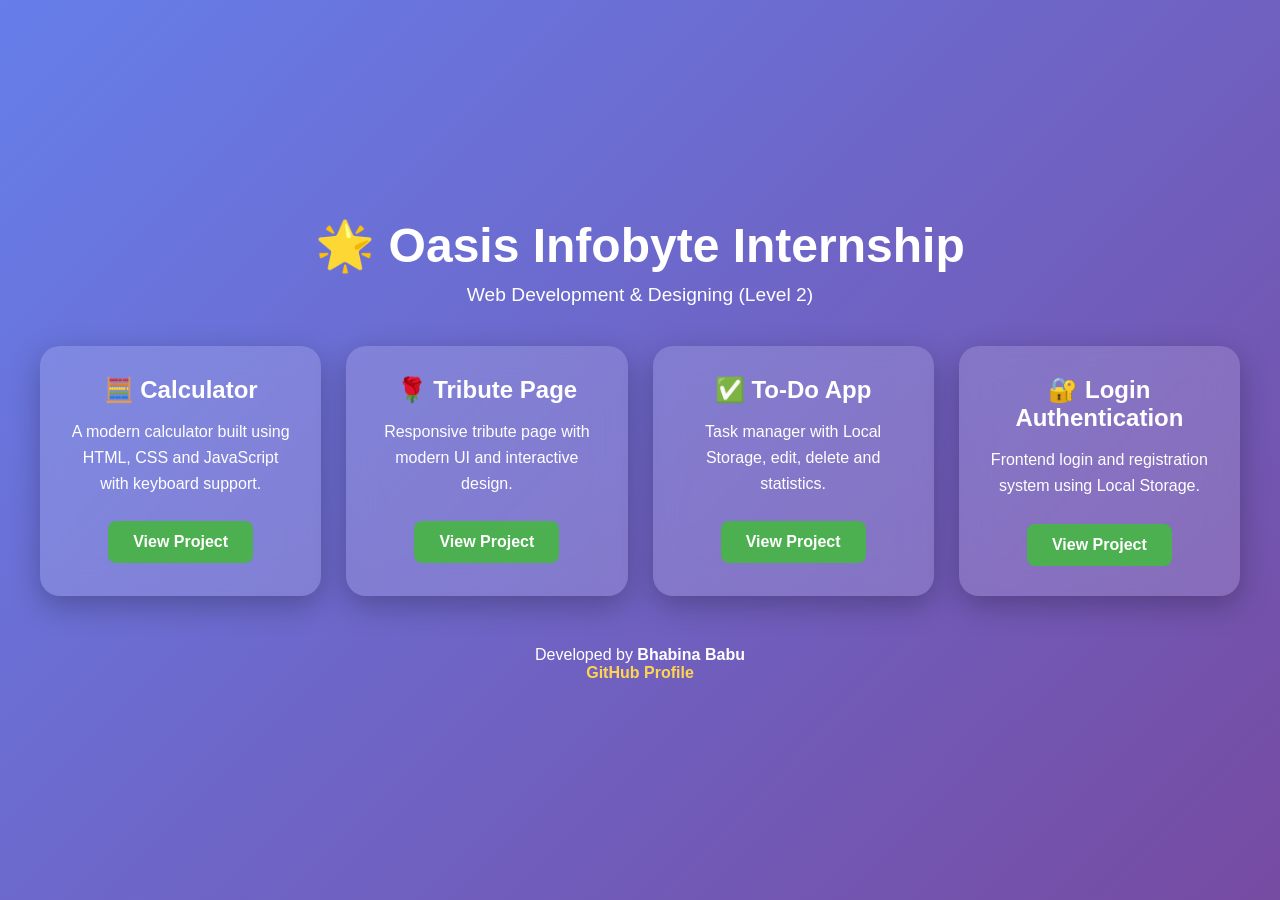
<file: index.html>
<!DOCTYPE html>
<html lang="en">

<head>

    <meta charset="UTF-8">

    <meta name="viewport" content="width=device-width, initial-scale=1.0">

    <title>Oasis Infobyte Internship Projects</title>

    <link rel="stylesheet" href="style.css">

</head>

<body>

    <div class="container">

        <h1>🌟 Oasis Infobyte Internship</h1>

        <p class="subtitle">
            Web Development & Designing (Level 2)
        </p>

        <div class="projects">

            <!-- Calculator -->
            <div class="card">

                <h2>🧮 Calculator</h2>

                <p>
                    A modern calculator built using HTML, CSS and JavaScript with keyboard support.
                </p>

                <a href="WebDev-L2-Calculator/" class="btn">
                    View Project
                </a>

            </div>

            <!-- Tribute -->
            <div class="card">

                <h2>🌹 Tribute Page</h2>

                <p>
                    Responsive tribute page with modern UI and interactive design.
                </p>

                <a href="WebDev-L2-TributePage/" class="btn">
                    View Project
                </a>

            </div>

            <!-- Todo -->
            <div class="card">

                <h2>✅ To-Do App</h2>

                <p>
                    Task manager with Local Storage, edit, delete and statistics.
                </p>

                <a href="WebDev-L2-ToDoApp/" class="btn">
                    View Project
                </a>

            </div>

            <!-- Login -->
            <div class="card">

                <h2>🔐 Login Authentication</h2>

                <p>
                    Frontend login and registration system using Local Storage.
                </p>

                <a href="WebDev-L2-LoginAuthentication/" class="btn">
                    View Project
                </a>

            </div>

        </div>

        <footer>

            <p>

                Developed by <strong>Bhabina Babu</strong>

            </p>

            <a href="https://github.com/Bhabina2005" target="_blank">

                GitHub Profile

            </a>

        </footer>

    </div>

</body>

</html>
</file>
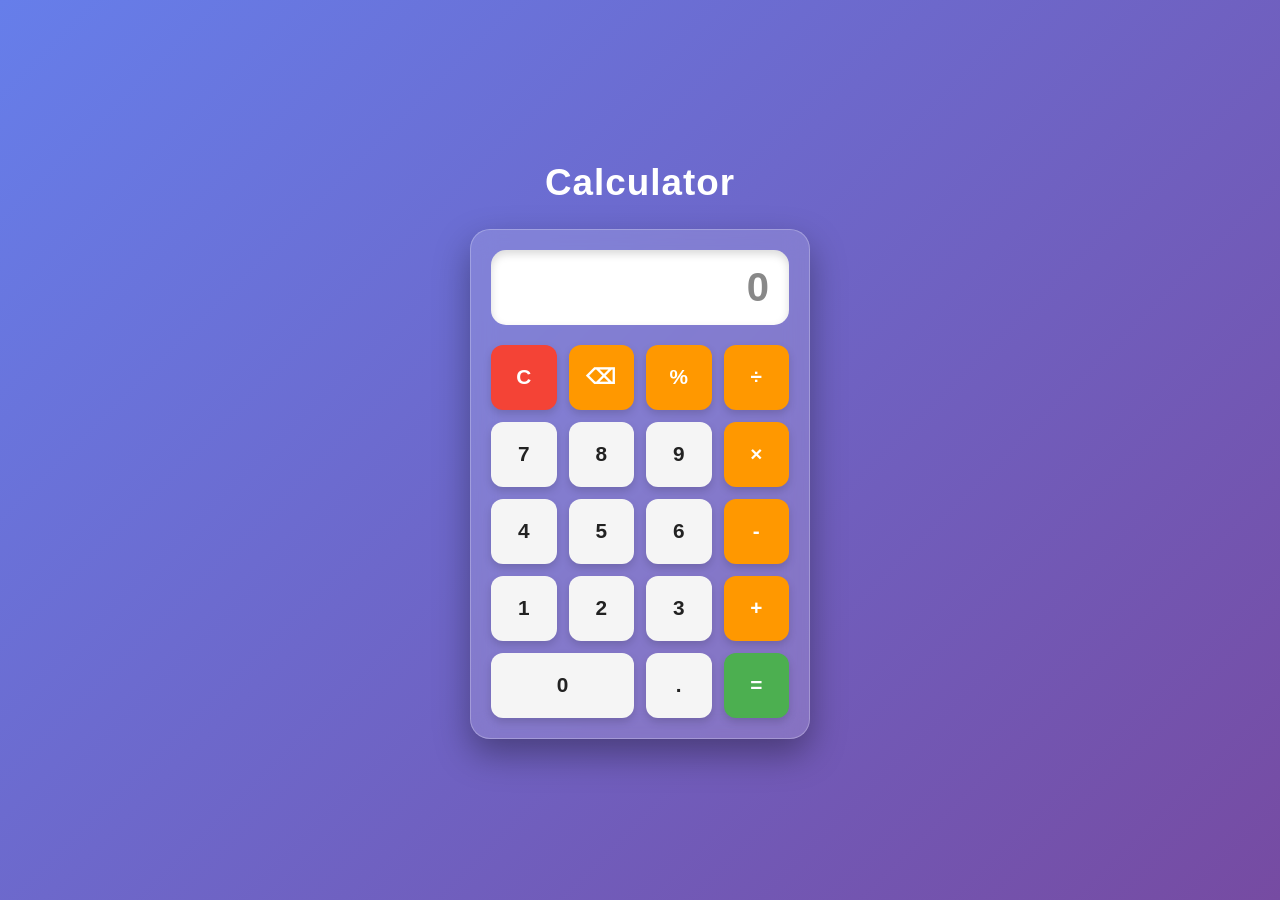
<file: WebDev-L2-Calculator/index.html>
<!DOCTYPE html>
<html lang="en">

<head>
    <meta charset="UTF-8">
    <meta name="viewport" content="width=device-width, initial-scale=1.0">
    <title>Calculator | Oasis Infobyte</title>

    <link rel="stylesheet" href="style.css">
</head>

<body>

    <!-- Page Title -->
    <h1 class="title">Calculator</h1>

    <!-- Calculator -->
    <div class="calculator">

        <!-- Display -->
        <div class="display">
            <input type="text" id="display" placeholder="0" readonly>
        </div>

        <!-- Buttons -->
        <div class="buttons">

            <!-- First Row -->
            <button class="clear" data-value="C">C</button>
            <button class="operator" data-value="backspace">⌫</button>
            <button class="operator" data-value="%">%</button>
            <button class="operator" data-value="/">÷</button>

            <!-- Second Row -->
            <button data-value="7">7</button>
            <button data-value="8">8</button>
            <button data-value="9">9</button>
            <button class="operator" data-value="*">×</button>

            <!-- Third Row -->
            <button data-value="4">4</button>
            <button data-value="5">5</button>
            <button data-value="6">6</button>
            <button class="operator" data-value="-">-</button>

            <!-- Fourth Row -->
            <button data-value="1">1</button>
            <button data-value="2">2</button>
            <button data-value="3">3</button>
            <button class="operator" data-value="+">+</button>

            <!-- Last Row -->
            <button class="zero" data-value="0">0</button>
            <button data-value=".">.</button>
            <button class="equal" data-value="=">=</button>

        </div>

    </div>

    <script src="script.js"></script>

</body>

</html>
</file>
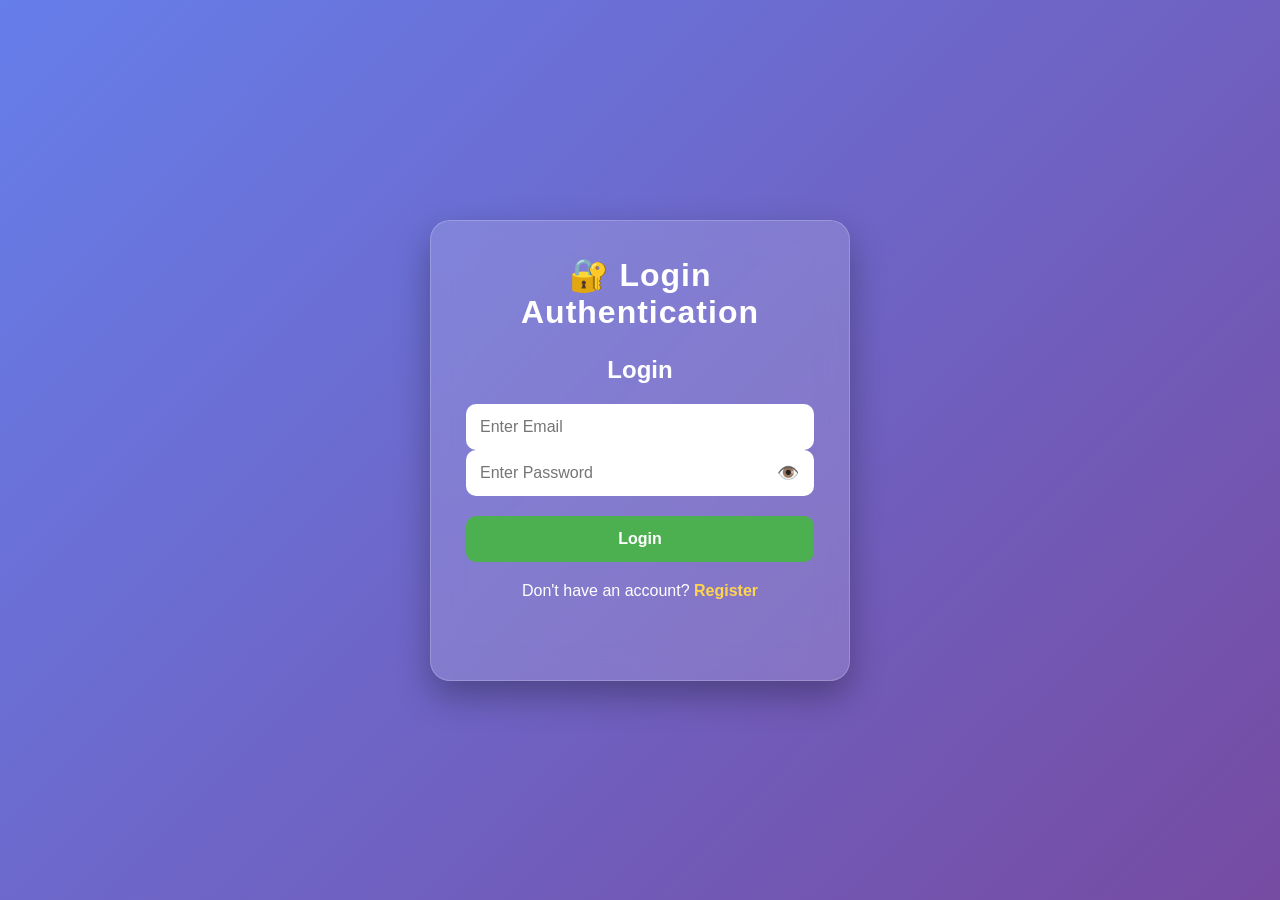
<file: WebDev-L2-LoginAuthentication/index.html>
<!DOCTYPE html>
<html lang="en">

<head>

    <meta charset="UTF-8">
    <meta name="viewport" content="width=device-width, initial-scale=1.0">

    <title>Login Authentication System</title>

    <link rel="stylesheet" href="style.css">

</head>

<body>

    <div class="container">

        <h1>🔐 Login Authentication</h1>

        <!-- =========================
             Login Form
        ========================== -->

        <div id="loginForm" class="form-box">

            <h2>Login</h2>

            <!-- Email -->
            <input
                type="email"
                id="loginEmail"
                placeholder="Enter Email">

            <!-- Password -->
            <div class="password-box">

                <input
                    type="password"
                    id="loginPassword"
                    placeholder="Enter Password">

                <span id="toggleLoginPassword">👁️</span>

            </div>

            <!-- Login Button -->
            <button id="loginBtn">
                Login
            </button>

            <p>
                Don't have an account?

                <span id="showRegister">
                    Register
                </span>

            </p>

        </div>

        <!-- =========================
             Register Form
        ========================== -->

        <div id="registerForm" class="form-box hidden">

            <h2>Create Account</h2>

            <!-- Full Name -->
            <input
                type="text"
                id="registerName"
                placeholder="Full Name">

            <!-- Email -->
            <input
                type="email"
                id="registerEmail"
                placeholder="Email">

            <!-- Password -->
            <div class="password-box">

                <input
                    type="password"
                    id="registerPassword"
                    placeholder="Password">

                <span id="toggleRegisterPassword">👁️</span>

            </div>

            <!-- Confirm Password -->
            <div class="password-box">

                <input
                    type="password"
                    id="confirmPassword"
                    placeholder="Confirm Password">

                <span id="toggleConfirmPassword">👁️</span>

            </div>

            <!-- Register Button -->
            <button id="registerBtn">
                Register
            </button>

            <p>

                Already have an account?

                <span id="showLogin">
                    Login
                </span>

            </p>

        </div>

        <!-- Success / Error Message -->
        <p id="message"></p>

    </div>

    <script src="script.js"></script>

</body>

</html>
</file>
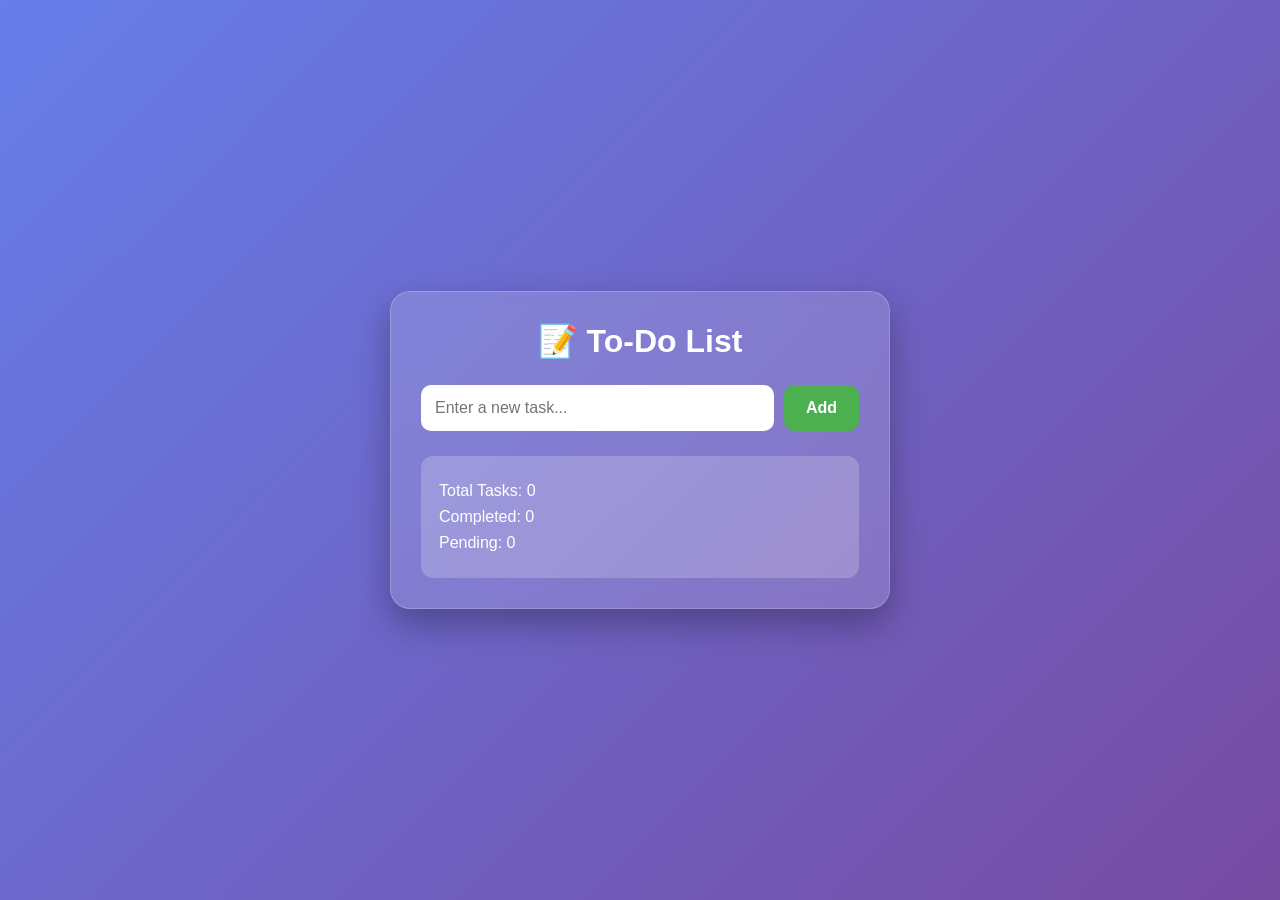
<file: WebDev-L2-ToDoApp/index.html>
<!DOCTYPE html>
<html lang="en">

<head>

    <meta charset="UTF-8">

    <meta name="viewport"
          content="width=device-width, initial-scale=1.0">

    <title>To-Do Web App</title>

    <link rel="stylesheet" href="style.css">

</head>

<body>

    <div class="container">

        <h1>📝 To-Do List</h1>

        <!-- Input Section -->
        <div class="input-section">

            <input
                type="text"
                id="taskInput"
                placeholder="Enter a new task...">

            <button id="addTask">
                Add
            </button>

        </div>

        <!-- Task List -->
        <ul id="taskList">

        </ul>

        <!-- Statistics -->
        <div class="stats">

            <p>Total Tasks:
                <span id="totalTasks">0</span>
            </p>

            <p>Completed:
                <span id="completedTasks">0</span>
            </p>

            <p>Pending:
                <span id="pendingTasks">0</span>
            </p>

        </div>

    </div>

    <script src="script.js"></script>

</body>

</html>
</file>
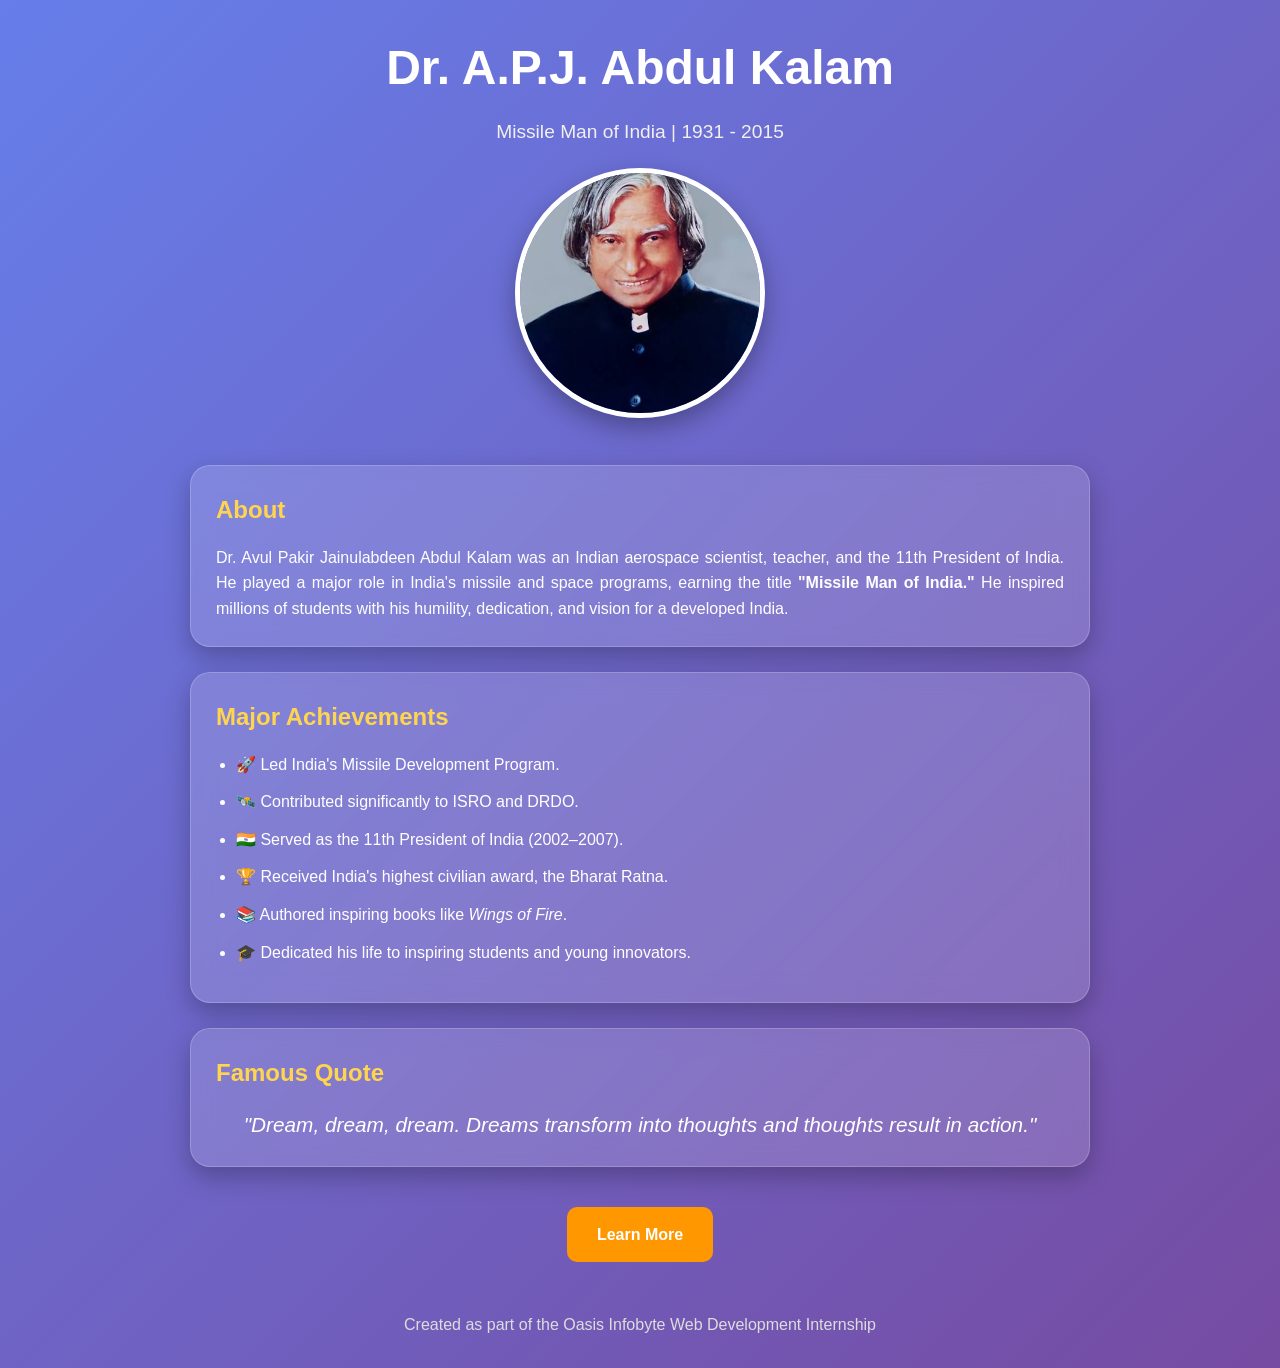
<file: WebDev-L2-TributePage/index.html>
<!DOCTYPE html>
<html lang="en">

<head>
    <meta charset="UTF-8">
    <meta name="viewport" content="width=device-width, initial-scale=1.0">
    <title>Tribute Page | Dr. A.P.J. Abdul Kalam</title>

    <link rel="stylesheet" href="style.css">
</head>

<body>

    <!-- Hero Section -->
    <header class="hero">

        <h1>Dr. A.P.J. Abdul Kalam</h1>

        <p class="subtitle">
            Missile Man of India | 1931 - 2015
        </p>

        <img src="images/apj.jpg" alt="Dr. A.P.J Abdul Kalam">

    </header>

    <!-- About Section -->
    <section class="card">

        <h2>About</h2>

        <p>
            Dr. Avul Pakir Jainulabdeen Abdul Kalam was an Indian aerospace scientist,
            teacher, and the 11th President of India. He played a major role in India's
            missile and space programs, earning the title
            <strong>"Missile Man of India."</strong>

            He inspired millions of students with his humility, dedication,
            and vision for a developed India.
        </p>

    </section>

    <!-- Achievements -->
    <section class="card">

        <h2>Major Achievements</h2>

        <ul>

            <li>🚀 Led India's Missile Development Program.</li>

            <li>🛰️ Contributed significantly to ISRO and DRDO.</li>

            <li>🇮🇳 Served as the 11th President of India (2002–2007).</li>

            <li>🏆 Received India's highest civilian award, the Bharat Ratna.</li>

            <li>📚 Authored inspiring books like <em>Wings of Fire</em>.</li>

            <li>🎓 Dedicated his life to inspiring students and young innovators.</li>

        </ul>

    </section>

    <!-- Quote -->
    <section class="card quote">

        <h2>Famous Quote</h2>

        <blockquote>

            "Dream, dream, dream. Dreams transform into thoughts and thoughts result in action."

        </blockquote>

    </section>

    <!-- Learn More -->
    <section class="learn-more">

        <a href="https://en.wikipedia.org/wiki/A._P._J._Abdul_Kalam" target="_blank">
            Learn More
        </a>

    </section>

    <!-- Footer -->
    <footer>

        <p>
            Created as part of the Oasis Infobyte Web Development Internship
        </p>

    </footer>

    <script src="script.js"></script>

</body>

</html>
</file>
<file: style.css>
/* ===========================
   RESET
=========================== */

*{
    margin:0;
    padding:0;
    box-sizing:border-box;
    font-family:Arial, Helvetica, sans-serif;
}

/* ===========================
   BODY
=========================== */

body{

    background:linear-gradient(135deg,#667eea,#764ba2);

    min-height:100vh;

    display:flex;

    justify-content:center;

    align-items:center;

    padding:40px;

}

/* ===========================
   CONTAINER
=========================== */

.container{

    width:100%;

    max-width:1200px;

    text-align:center;

}

/* ===========================
   TITLE
=========================== */

h1{

    color:white;

    font-size:3rem;

    margin-bottom:10px;

}

.subtitle{

    color:white;

    font-size:1.2rem;

    margin-bottom:40px;

}

/* ===========================
   PROJECT GRID
=========================== */

.projects{

    display:grid;

    grid-template-columns:repeat(auto-fit,minmax(250px,1fr));

    gap:25px;

}

/* ===========================
   CARD
=========================== */

.card{

    background:rgba(255,255,255,.15);

    backdrop-filter:blur(15px);

    border-radius:20px;

    padding:30px;

    box-shadow:0 10px 30px rgba(0,0,0,.25);

    transition:.3s;

}

.card:hover{

    transform:translateY(-10px);

}

/* ===========================
   CARD TITLE
=========================== */

.card h2{

    color:white;

    margin-bottom:15px;

}

/* ===========================
   CARD TEXT
=========================== */

.card p{

    color:white;

    line-height:1.6;

    margin-bottom:25px;

}

/* ===========================
   BUTTON
=========================== */

.btn{

    display:inline-block;

    text-decoration:none;

    background:#4CAF50;

    color:white;

    padding:12px 25px;

    border-radius:8px;

    font-weight:bold;

    transition:.3s;

}

.btn:hover{

    background:#43A047;

}

/* ===========================
   FOOTER
=========================== */

footer{

    margin-top:50px;

    color:white;

}

footer a{

    color:#FFD54F;

    text-decoration:none;

    font-weight:bold;

}

footer a:hover{

    text-decoration:underline;

}

/* ===========================
   RESPONSIVE
=========================== */

@media(max-width:768px){

    h1{

        font-size:2.2rem;

    }

}
</file>
<file: WebDev-L2-Calculator/style.css>
/* ==========================================
   RESET
========================================== */
*{
    margin:0;
    padding:0;
    box-sizing:border-box;
    font-family:Arial, Helvetica, sans-serif;
}

/* ==========================================
   BODY
========================================== */
body{
    background:linear-gradient(135deg,#667eea,#764ba2);
    display:flex;
    flex-direction:column;
    justify-content:center;
    align-items:center;
    min-height:100vh;
    padding:20px;
}

/* ==========================================
   PAGE TITLE
========================================== */
.title{
    color:#fff;
    font-size:2.3rem;
    margin-bottom:25px;
    letter-spacing:1px;
    text-align:center;
}

/* ==========================================
   CALCULATOR
========================================== */
.calculator{
    width:340px;
    padding:20px;
    border-radius:20px;

    background:rgba(255,255,255,0.15);
    backdrop-filter:blur(12px);
    border:1px solid rgba(255,255,255,0.25);

    box-shadow:0 15px 35px rgba(0,0,0,0.35);
}

/* ==========================================
   DISPLAY
========================================== */
.display input{
    width:100%;
    height:75px;

    border:none;
    outline:none;

    border-radius:15px;

    padding:20px;

    background:#fff;
    color:#444;

    font-size:2.5rem;
    font-weight:bold;

    text-align:right;

    margin-bottom:20px;

    box-shadow:inset 0 4px 8px rgba(0,0,0,0.15);
}

.display input::placeholder{
    color:#888;
}

/* ==========================================
   BUTTON GRID
========================================== */
.buttons{
    display:grid;
    grid-template-columns:repeat(4,1fr);
    gap:12px;
}

/* ==========================================
   BUTTONS
========================================== */
button{
    height:65px;

    border:none;
    border-radius:12px;

    background:#f5f5f5;
    color:#222;

    font-size:1.3rem;
    font-weight:bold;

    cursor:pointer;

    transition:all .2s ease;

    box-shadow:0 4px 8px rgba(0,0,0,.15);
}

/* Hover Effect */
button:hover{
    transform:translateY(-2px);
    opacity:.95;
}

/* Click Effect */
button:active{
    transform:scale(.95);
}

/* ==========================================
   CLEAR BUTTON
========================================== */
.clear{
    background:#f44336;
    color:white;
}

.clear:hover{
    background:#d32f2f;
}

/* ==========================================
   OPERATOR BUTTONS
========================================== */
.operator{
    background:#ff9800;
    color:white;
}

.operator:hover{
    background:#fb8c00;
}

/* ==========================================
   EQUAL BUTTON
========================================== */
.equal{
    background:#4caf50;
    color:white;
}

.equal:hover{
    background:#43a047;
}

/* ==========================================
   ZERO BUTTON
========================================== */
.zero{
    grid-column:span 2;
}

/* ==========================================
   RESPONSIVE
========================================== */
@media(max-width:480px){

    .title{
        font-size:2rem;
    }

    .calculator{
        width:100%;
        max-width:340px;
    }

    button{
        height:60px;
        font-size:1.2rem;
    }

    .display input{
        height:70px;
        font-size:2rem;
    }

}
</file>
<file: WebDev-L2-LoginAuthentication/style.css>
/* ==========================================
   RESET
========================================== */
* {
    margin: 0;
    padding: 0;
    box-sizing: border-box;
    font-family: Arial, Helvetica, sans-serif;
}

/* ==========================================
   BODY
========================================== */
body {
    display: flex;
    justify-content: center;
    align-items: center;
    min-height: 100vh;
    padding: 20px;

    background: linear-gradient(135deg, #667eea, #764ba2);
}

/* ==========================================
   CONTAINER
========================================== */
.container {

    width: 100%;
    max-width: 420px;

    background: rgba(255,255,255,0.15);

    backdrop-filter: blur(15px);
    -webkit-backdrop-filter: blur(15px);

    border: 1px solid rgba(255,255,255,0.2);

    border-radius: 20px;

    padding: 35px;

    box-shadow: 0 15px 35px rgba(0,0,0,0.3);

    animation: fadeIn 0.5s ease;

}

/* ==========================================
   TITLE
========================================== */

.container h1{

    color:white;

    text-align:center;

    margin-bottom:25px;

    letter-spacing:1px;

}

/* ==========================================
   FORM
========================================== */

.form-box{

    display:flex;

    flex-direction:column;

}

/* ==========================================
   FORM TITLE
========================================== */

.form-box h2{

    color:white;

    text-align:center;

    margin-bottom:20px;

}

/* ==========================================
   INPUT
========================================== */

.form-box input{

    width:100%;

    padding:14px;

    border:none;

    outline:none;

    border-radius:10px;

    font-size:16px;

    background:white;

    transition:0.3s;

}

.form-box input:focus{

    box-shadow:0 0 8px #FFD54F;

}

/* ==========================================
   PASSWORD BOX
========================================== */

.password-box{

    position:relative;

    margin-bottom:15px;

}

.password-box input{

    padding-right:50px;

    margin-bottom:0;

}

.password-box span{

    position:absolute;

    top:50%;

    right:15px;

    transform:translateY(-50%);

    cursor:pointer;

    user-select:none;

    font-size:18px;

    color:#555;

}

.password-box span:hover{

    color:#000;

}

/* ==========================================
   BUTTON
========================================== */

.form-box button{

    margin-top:5px;

    padding:14px;

    border:none;

    border-radius:10px;

    background:#4CAF50;

    color:white;

    font-size:16px;

    font-weight:bold;

    cursor:pointer;

    transition:0.3s;

}

.form-box button:hover{

    background:#43A047;

    transform:translateY(-2px);

}

.form-box button:active{

    transform:scale(0.97);

}

/* ==========================================
   TEXT
========================================== */

.form-box p{

    margin-top:20px;

    color:white;

    text-align:center;

}

/* ==========================================
   LINK
========================================== */

.form-box span{

    color:#FFD54F;

    font-weight:bold;

    cursor:pointer;

    transition:.3s;

}

.form-box span:hover{

    text-decoration:underline;

}

/* ==========================================
   MESSAGE
========================================== */

#message{

    margin-top:20px;

    text-align:center;

    font-weight:bold;

    min-height:25px;

    color:white;

}

/* ==========================================
   LOGOUT BUTTON
========================================== */

#logoutBtn{

    margin-top:15px;

    padding:10px 20px;

    border:none;

    border-radius:8px;

    background:#F44336;

    color:white;

    cursor:pointer;

    font-weight:bold;

    transition:.3s;

}

#logoutBtn:hover{

    background:#d32f2f;

}

/* ==========================================
   HIDDEN
========================================== */

.hidden{

    display:none;

}

/* ==========================================
   ANIMATION
========================================== */

@keyframes fadeIn{

    from{

        opacity:0;

        transform:translateY(-20px);

    }

    to{

        opacity:1;

        transform:translateY(0);

    }

}

/* ==========================================
   RESPONSIVE
========================================== */

@media(max-width:480px){

    .container{

        padding:25px;

    }

    .container h1{

        font-size:1.7rem;

    }

    .form-box input{

        font-size:15px;

    }

    .form-box button{

        font-size:15px;

    }

}
</file>
<file: WebDev-L2-ToDoApp/style.css>
/* ==========================================
   RESET
========================================== */
* {
    margin: 0;
    padding: 0;
    box-sizing: border-box;
    font-family: Arial, Helvetica, sans-serif;
}

/* ==========================================
   BODY
========================================== */
body {
    background: linear-gradient(135deg, #667eea, #764ba2);
    display: flex;
    justify-content: center;
    align-items: center;
    min-height: 100vh;
    padding: 20px;
}

/* ==========================================
   CONTAINER
========================================== */
.container {
    width: 100%;
    max-width: 500px;

    background: rgba(255, 255, 255, 0.15);
    backdrop-filter: blur(12px);

    border-radius: 20px;

    padding: 30px;

    border: 1px solid rgba(255,255,255,0.2);

    box-shadow: 0 15px 35px rgba(0,0,0,0.3);
}

/* ==========================================
   TITLE
========================================== */
h1 {
    text-align: center;
    color: white;
    margin-bottom: 25px;
}

/* ==========================================
   INPUT SECTION
========================================== */
.input-section {
    display: flex;
    gap: 10px;
    margin-bottom: 25px;
}

/* Input Box */
#taskInput {
    flex: 1;

    padding: 14px;

    border: none;
    outline: none;

    border-radius: 10px;

    font-size: 1rem;
}

/* Add Button */
#addTask {
    padding: 14px 22px;

    border: none;
    border-radius: 10px;

    background: #4CAF50;
    color: white;

    font-size: 1rem;
    font-weight: bold;

    cursor: pointer;

    transition: 0.3s;
}

#addTask:hover {
    background: #43A047;
    transform: scale(1.05);
}

/* ==========================================
   TASK LIST
========================================== */
#taskList {
    list-style: none;
}

/* Each Task */
#taskList li {

    background: white;

    margin-bottom: 12px;

    padding: 15px;

    border-radius: 10px;

    display: flex;
    justify-content: space-between;
    align-items: center;

    box-shadow: 0 5px 12px rgba(0,0,0,0.15);

    transition: 0.3s;

}

#taskList li:hover {

    transform: translateY(-3px);

}

/* Completed Task */
.completed {

    text-decoration: line-through;
    color: gray;
    opacity: 0.7;

}

/* ==========================================
   BUTTON GROUP
========================================== */
.button-group{

    display:flex;
    gap:8px;

}

/* Edit Button */
.edit-btn{

    background:#2196F3;
    color:white;

}

/* Delete Button */
.delete-btn{

    background:#F44336;
    color:white;

}

/* Complete Button */
.complete-btn{

    background:#FF9800;
    color:white;

}

/* Common Button Style */
.button-group button{

    border:none;

    padding:8px 12px;

    border-radius:8px;

    cursor:pointer;

    transition:0.3s;

}

.button-group button:hover{

    opacity:0.9;
    transform:scale(1.05);

}

/* ==========================================
   STATS
========================================== */
.stats{

    margin-top:25px;

    background:rgba(255,255,255,0.2);

    padding:18px;

    border-radius:12px;

    color:white;

}

.stats p{

    margin:8px 0;

}

/* ==========================================
   RESPONSIVE
========================================== */
@media(max-width:600px){

    .input-section{

        flex-direction:column;

    }

    #addTask{

        width:100%;

    }

    .container{

        padding:20px;

    }

}
</file>
<file: WebDev-L2-TributePage/style.css>
/* ==========================================
   RESET
========================================== */
* {
    margin: 0;
    padding: 0;
    box-sizing: border-box;
    font-family: Arial, Helvetica, sans-serif;
}

/* ==========================================
   BODY
========================================== */
body {
    background: linear-gradient(135deg, #667eea, #764ba2);
    color: white;
    line-height: 1.6;
    padding: 30px;
}

/* ==========================================
   HERO SECTION
========================================== */
.hero {
    text-align: center;
    margin-bottom: 40px;
}

.hero h1 {
    font-size: 3rem;
    margin-bottom: 10px;
}

.subtitle {
    font-size: 1.2rem;
    margin-bottom: 20px;
    color: #f0f0f0;
}

/* ==========================================
   IMAGE
========================================== */
.hero img {
    width: 250px;
    height: 250px;
    object-fit: cover;
    border-radius: 50%;
    border: 5px solid white;
    box-shadow: 0 10px 25px rgba(0,0,0,0.3);
    transition: transform 0.3s ease;
}

.hero img:hover {
    transform: scale(1.05);
}

/* ==========================================
   GLASS CARD
========================================== */
.card {
    max-width: 900px;
    margin: 25px auto;
    padding: 25px;

    background: rgba(255,255,255,0.15);
    backdrop-filter: blur(12px);

    border-radius: 20px;
    border: 1px solid rgba(255,255,255,0.2);

    box-shadow: 0 10px 25px rgba(0,0,0,0.25);

    transition: transform 0.3s ease;
}

.card:hover {
    transform: translateY(-5px);
}

.card h2 {
    margin-bottom: 15px;
    color: #FFD54F;
}

.card p {
    text-align: justify;
}

/* ==========================================
   LIST
========================================== */
.card ul {
    padding-left: 20px;
}

.card li {
    margin-bottom: 12px;
}

/* ==========================================
   QUOTE
========================================== */
.quote blockquote {
    font-size: 1.3rem;
    font-style: italic;
    text-align: center;
    color: #fff;
}

/* ==========================================
   BUTTON
========================================== */
.learn-more {
    text-align: center;
    margin-top: 40px;
}

.learn-more a {
    display: inline-block;
    padding: 15px 30px;

    background: #ff9800;
    color: white;

    text-decoration: none;
    font-weight: bold;

    border-radius: 10px;

    transition: 0.3s;
}

.learn-more a:hover {
    background: #fb8c00;
    transform: scale(1.05);
}

/* ==========================================
   FOOTER
========================================== */
footer {
    text-align: center;
    margin-top: 50px;
    color: #ddd;
}

/* ==========================================
   RESPONSIVE
========================================== */
@media (max-width:768px) {

    body {
        padding: 20px;
    }

    .hero h1 {
        font-size: 2.3rem;
    }

    .hero img {
        width: 180px;
        height: 180px;
    }

    .card {
        padding: 20px;
    }

    .quote blockquote {
        font-size: 1.1rem;
    }

}
</file>
